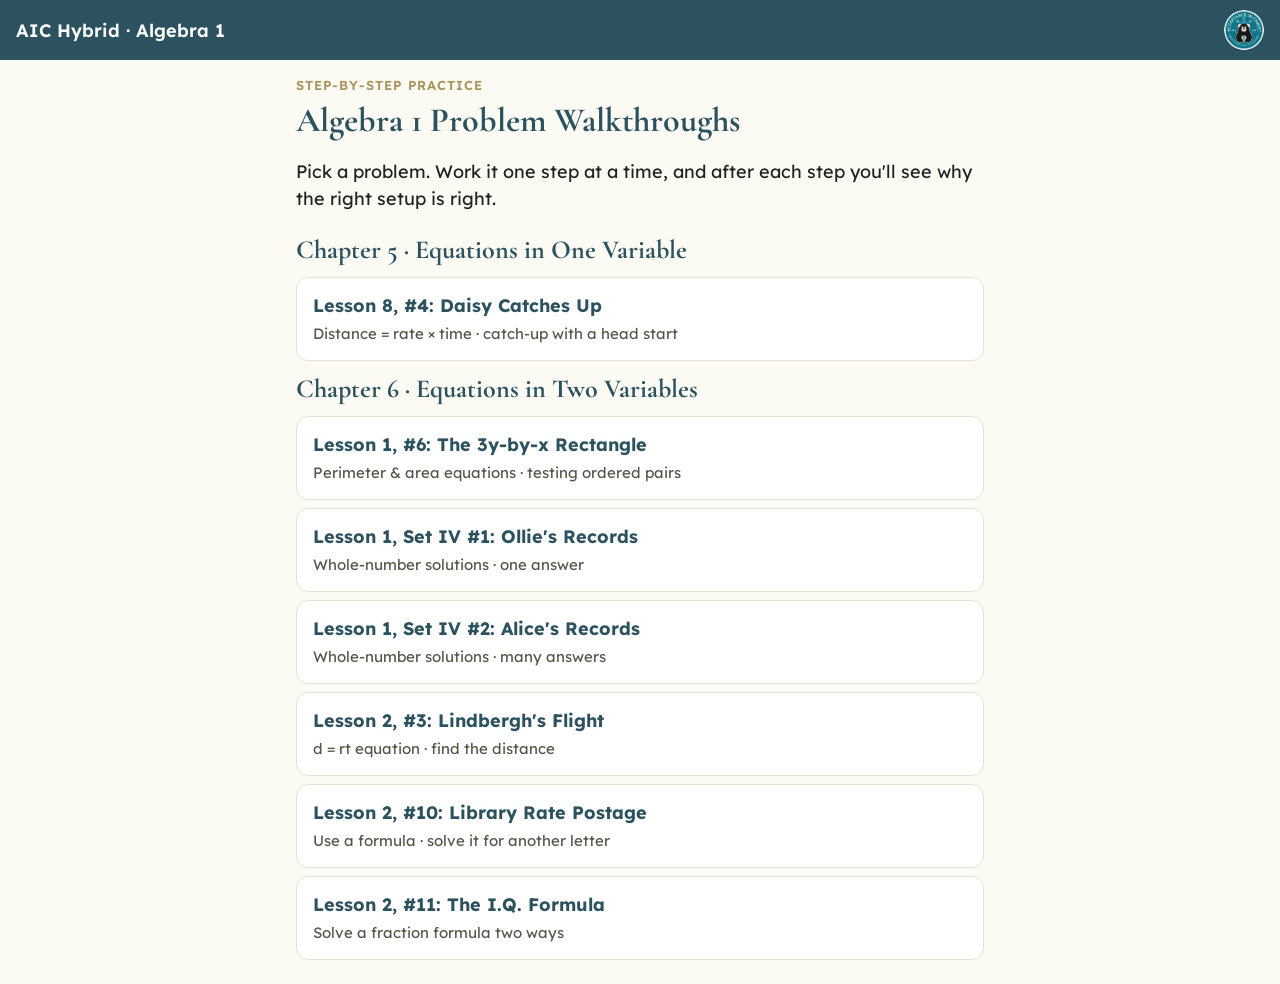
<file: index.html>
<!DOCTYPE html><html lang="en"><head><meta charset="utf-8"><meta name="viewport" content="width=device-width,initial-scale=1">
<title>Algebra 1 Step Practice · AIC Hybrid</title>
<link href="https://fonts.googleapis.com/css2?family=Cormorant+Garamond:wght@600;700&family=Lexend:wght@400;600&display=swap" rel="stylesheet"><link rel="stylesheet" href="style.css"></head><body>
<header class="top"><span style="color:#fff;font-weight:600">AIC Hybrid · Algebra 1</span><img src="aic-logo-round.png" alt="AIC" class="logo"></header>
<main><div class="kicker">Step-by-step practice</div><h1>Algebra 1 Problem Walkthroughs</h1>
<p>Pick a problem. Work it one step at a time, and after each step you'll see why the right setup is right.</p>
<h2>Chapter 5 · Equations in One Variable</h2>
<div class="lib"><a href="ch5-l8-4.html"><b>Lesson 8, #4: Daisy Catches Up</b><br><span style="color:#56564A;font-size:15px">Distance = rate × time · catch-up with a head start</span></a></div>

<h2>Chapter 6 · Equations in Two Variables</h2>
<div class="lib"><a href="ch6-l1-6.html"><b>Lesson 1, #6: The 3y-by-x Rectangle</b><br><span style="color:#56564A;font-size:15px">Perimeter &amp; area equations · testing ordered pairs</span></a><a href="ch6-l1-iv1.html"><b>Lesson 1, Set IV #1: Ollie's Records</b><br><span style="color:#56564A;font-size:15px">Whole-number solutions · one answer</span></a><a href="ch6-l1-iv2.html"><b>Lesson 1, Set IV #2: Alice's Records</b><br><span style="color:#56564A;font-size:15px">Whole-number solutions · many answers</span></a><a href="ch6-l2-3.html"><b>Lesson 2, #3: Lindbergh's Flight</b><br><span style="color:#56564A;font-size:15px">d = rt equation · find the distance</span></a><a href="ch6-l2-10.html"><b>Lesson 2, #10: Library Rate Postage</b><br><span style="color:#56564A;font-size:15px">Use a formula · solve it for another letter</span></a><a href="ch6-l2-11.html"><b>Lesson 2, #11: The I.Q. Formula</b><br><span style="color:#56564A;font-size:15px">Solve a fraction formula two ways</span></a></div>
</main></body></html>
</file>
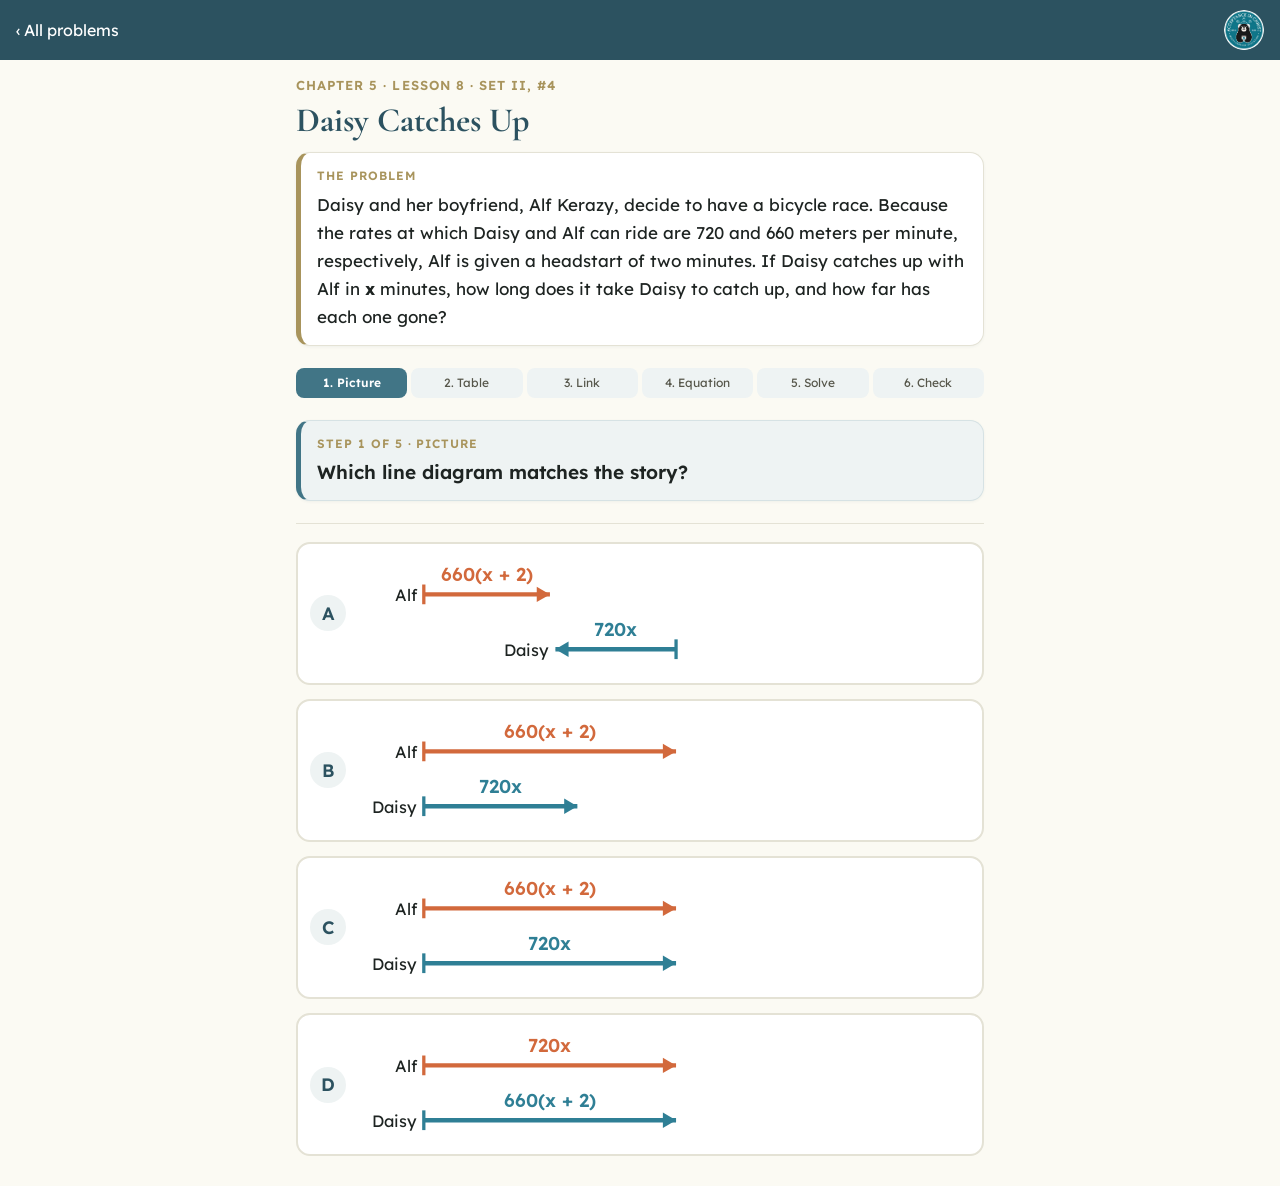
<file: ch5-l8-4.html>
<!DOCTYPE html><html lang="en"><head><meta charset="utf-8">
<meta name="viewport" content="width=device-width,initial-scale=1,viewport-fit=cover">
<title>Ch 5 Lesson 8 #4 · Step Practice · AIC Algebra 1</title>
<link rel="preconnect" href="https://fonts.googleapis.com"><link rel="preconnect" href="https://fonts.gstatic.com" crossorigin>
<link href="https://fonts.googleapis.com/css2?family=Cormorant+Garamond:wght@600;700&family=Lexend:wght@400;600&display=swap" rel="stylesheet">
<link rel="stylesheet" href="style.css"></head><body>
<header class="top"><a href="index.html" class="back">‹ All problems</a><img src="aic-logo-round.png" alt="AIC" class="logo"></header>
<main id="app"></main>
<script>
// ===== PROBLEM DATA (swap this object for a new problem) =====
const D = (o) => diagram(o);
window.PROBLEM = {
  id: "ch5-l8-4", chapter: "Chapter 5", lesson: "Lesson 8", number: "Set II, #4",
  title: "Daisy Catches Up",
  text: "Daisy and her boyfriend, Alf Kerazy, decide to have a bicycle race. Because the rates at which Daisy and Alf can ride are 720 and 660 meters per minute, respectively, Alf is given a headstart of two minutes. If Daisy catches up with Alf in <b>x</b> minutes, how long does it take Daisy to catch up, and how far has each one gone?",
  tracker: ["Picture","Table","Link","Equation","Solve","Check"],
  steps: [
    { label:"Picture", q:"Which line diagram matches the story?", correct:2,
      choices:[
        {html:D({mode:"opposite"}), why:"This shows them riding <b>toward each other</b> from opposite ends. In this race they ride the <b>same direction</b> from the same start line."},
        {html:D({mode:"short"}), why:"Here Daisy's line stops before Alf's, so she never catches him. At the catch-up moment they are at the <b>same spot</b>, so the lines must end together."},
        {html:D({mode:"right"}), why:""},
        {html:D({mode:"swap"}), why:"The labels are swapped. <b>Daisy</b> rides 720 m/min for x minutes (720x). <b>Alf</b> rides 660 m/min for x + 2 minutes."}],
      right:"Both start at the same line, ride the same way, and end at the <b>same spot</b> when Daisy catches Alf. Alf's distance is 660(x + 2) and Daisy's is 720x."},
    { label:"Table", q:"Which Rate | Time | Distance table is set up right?", correct:0,
      choices:[
        {html:tbl([["Alf","660","x + 2","660(x + 2)"],["Daisy","720","x","720x"]]), why:""},
        {html:tbl([["Alf","720","x + 2","720(x + 2)"],["Daisy","660","x","660x"]]), why:"The <b>rates are swapped</b>. The problem says Daisy and Alf ride 720 and 660 “respectively,” so Daisy is 720 and Alf is 660."},
        {html:tbl([["Alf","660","x","660x"],["Daisy","720","x + 2","720(x + 2)"]]), why:"The <b>head start went to the wrong person</b>. Alf got the 2-minute head start, so Alf rides longer: x + 2."},
        {html:tbl([["Alf","660","x − 2","660(x − 2)"],["Daisy","720","x","720x"]]), why:"A head start means Alf rides <b>2 minutes more</b>, not 2 less. His time is x + 2."}],
      right:"Daisy rides 720 m/min for x minutes. Alf rides 660 m/min and started 2 minutes earlier, so he rides <b>x + 2</b> minutes. Distance = rate × time in each row."},
    { label:"Link", q:"When Daisy catches up with Alf, what is equal?", correct:3,
      choices:[
        {html:"Their distances <b>add up</b> to a total", why:"Distances add when people travel <b>toward each other</b> or apart. Here they ride the same road in the same direction, and no total is given."},
        {html:"Their <b>times</b> are equal", why:"Their times are <b>not</b> equal. Alf rode 2 minutes longer because of his head start."},
        {html:"Their <b>rates</b> are equal", why:"Their speeds are different (720 vs 660). That difference is exactly why Daisy can catch up."},
        {html:"Their <b>distances</b> are equal", why:""}],
      right:"They started at the same line and are at the same spot when she catches him, so they have gone the <b>same distance</b>."},
    { label:"Equation", q:"Which equation fits the table and the link?", correct:1,
      choices:[
        {html:"720(x + 2) = 660x", why:"This gives the extra 2 minutes to <b>Daisy</b>. Alf had the head start, so the (x + 2) goes with 660."},
        {html:"720x = 660(x + 2)", why:""},
        {html:"720x = 660x + 2", why:"The 2 has to be multiplied by 660 too, so you need <b>parentheses</b>: 660(x + 2) = 660x + 1320."},
        {html:"720x + 660(x + 2) = 0", why:"Adding the distances is for problems where they move toward each other. Here the distances are <b>equal</b>, so set them equal."}],
      right:"Daisy's distance = Alf's distance, so <b>720x = 660(x + 2)</b>."},
    { label:"Solve", q:"Solve it. How long does Daisy take, and how far has each gone?", correct:2,
      choices:[
        {html:"x = 11 min; each 7,920 m", why:"60x = 1320 means x = 1320 ÷ <b>60</b>, not ÷ 120. Then x = 22."},
        {html:"x = 24 min; each 17,280 m", why:"24 minutes is <b>Alf's</b> time (x + 2). The question asks for x, Daisy's time. With x = 24 the distances don't match: 720·24 = 17,280 but 660·26 = 17,160."},
        {html:"x = 22 min; each 15,840 m", why:""},
        {html:"x = 22 min; each 14,520 m", why:"x = 22 is right, but 14,520 = 660·22 leaves out Alf's head start. Alf rode 22 + 2 = 24 minutes: 660·24 = 15,840 m."}],
      right:"720x = 660x + 1320 → 60x = 1320 → <b>x = 22</b>. Check: Daisy 720·22 = <b>15,840 m</b>; Alf 660·24 = <b>15,840 m</b>. Same distance ✔"}
  ],
  solution: [
    "Let x = minutes Daisy rides. Alf rides x + 2 (2-minute head start).",
    "Daisy: 720 · x = 720x &nbsp;&nbsp; Alf: 660 · (x + 2) = 660(x + 2)",
    "Catch-up means same distance: 720x = 660(x + 2)",
    "720x = 660x + 1320 → 60x = 1320 → x = 22",
    "Daisy catches up in <b>22 minutes</b> (Alf has ridden 24 minutes).",
    "Check: 720 · 22 = 15,840 m and 660 · 24 = 15,840 m. Each has gone <b>15,840 meters</b>. ✔"
  ]
};
// ===== helpers =====
function tbl(rows){return `<table class="rtd"><tr><th></th><th>Rate</th><th>Time</th><th>Distance</th></tr>${rows.map(r=>`<tr><td class="who">${r[0]}</td><td>${r[1]}</td><td>${r[2]}</td><td>${r[3]}</td></tr>`).join("")}</table>`}
function diagram({mode}){
  const A="#D2693C",B="#2F7F95";
  const arrow=(x1,x2,y,c,lab,name)=>{const dir=x2>x1?1:-1;return `<line x1="${x1}" y1="${y}" x2="${x2}" y2="${y}" stroke="${c}" stroke-width="4"/><line x1="${x1}" y1="${y-9}" x2="${x1}" y2="${y+9}" stroke="${c}" stroke-width="3"/><polygon points="${x2},${y} ${x2-12*dir},${y-7} ${x2-12*dir},${y+7}" fill="${c}"/><text x="${(x1+x2)/2}" y="${y-12}" fill="${c}" font-size="17" text-anchor="middle" font-weight="600">${lab}</text><text x="${Math.min(x1,x2)-6}" y="${y+6}" font-size="15" text-anchor="end" fill="#1E2422">${name}</text>`};
  let s="";
  if(mode==="right") s=arrow(60,290,35,A,"660(x + 2)","Alf")+arrow(60,290,85,B,"720x","Daisy");
  if(mode==="short") s=arrow(60,290,35,A,"660(x + 2)","Alf")+arrow(60,200,85,B,"720x","Daisy");
  if(mode==="swap") s=arrow(60,290,35,A,"720x","Alf")+arrow(60,290,85,B,"660(x + 2)","Daisy");
  if(mode==="opposite") s=arrow(60,175,35,A,"660(x + 2)","Alf")+`<text x="300" y="91" font-size="15" text-anchor="start" fill="#1E2422"></text>`+arrow(290,180,85,B,"720x","Daisy");
  return `<svg viewBox="0 0 310 105" class="dg" role="img" aria-label="line diagram">${s}</svg>`;
}
</script>
<script src="engine.js"></script></body></html>
</file>
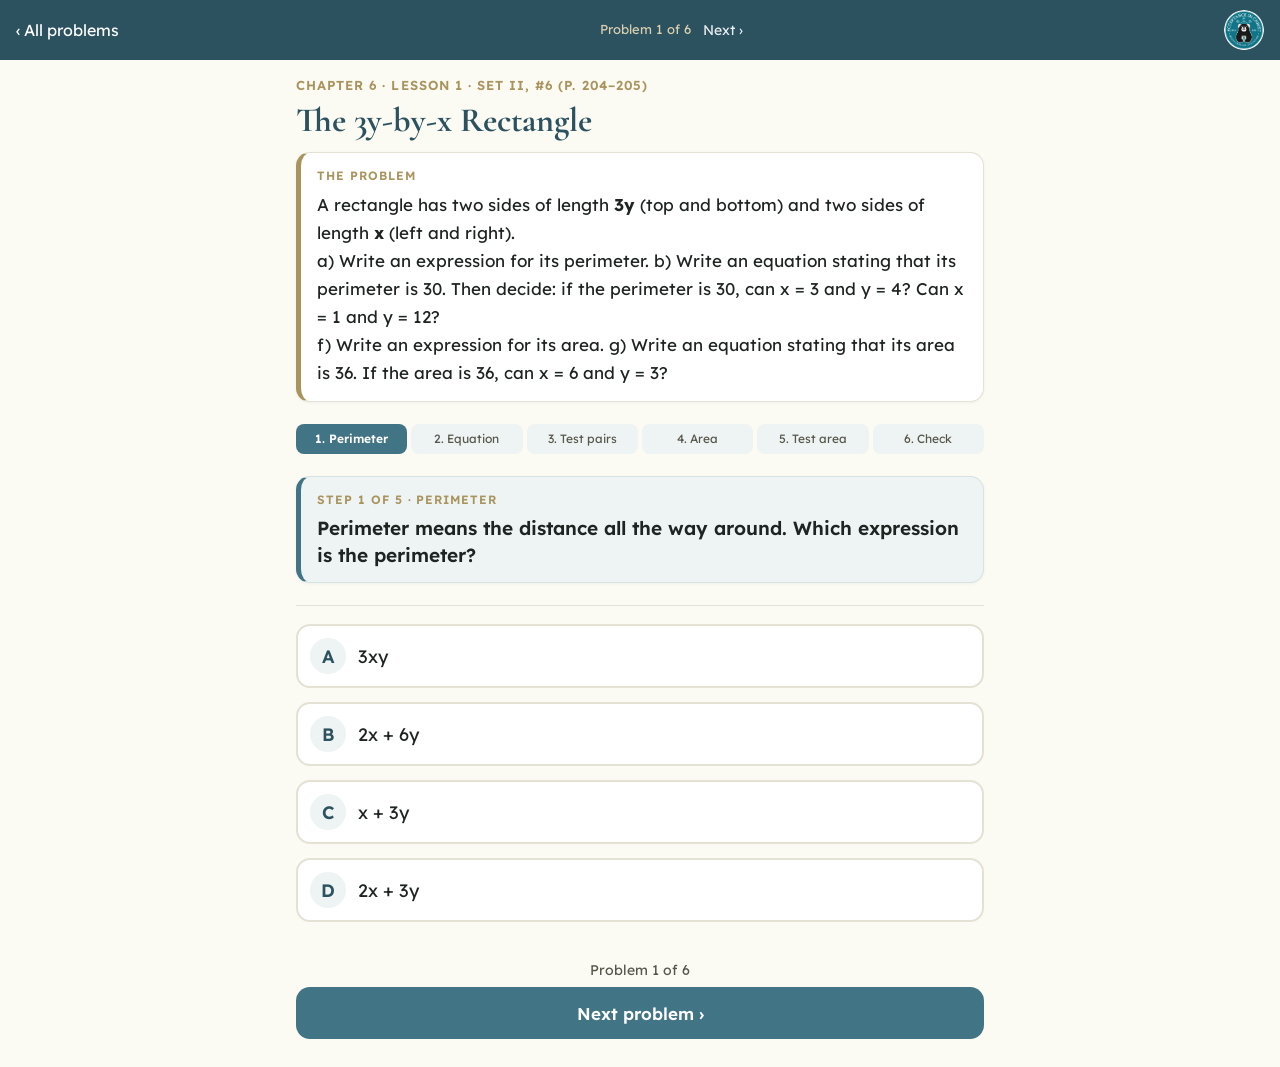
<file: ch6-l1-6.html>
<!DOCTYPE html><html lang="en"><head><meta charset="utf-8">
<meta name="viewport" content="width=device-width,initial-scale=1,viewport-fit=cover">
<title>The 3y-by-x Rectangle · Step Practice · AIC Algebra 1</title>
<link rel="preconnect" href="https://fonts.googleapis.com"><link rel="preconnect" href="https://fonts.gstatic.com" crossorigin>
<link href="https://fonts.googleapis.com/css2?family=Cormorant+Garamond:wght@600;700&family=Lexend:wght@400;600&display=swap" rel="stylesheet">
<link rel="stylesheet" href="style.css"></head><body>
<header class="top"><a href="index.html" class="back">‹ All problems</a><span class="tnav"><span class="pof">Problem 1 of 6</span><a href="ch6-l1-iv1.html">Next ›</a></span><img src="aic-logo-round.png" alt="AIC" class="logo"></header>
<main id="app"></main>
<nav class="pnav"><div class="pof2">Problem 1 of 6</div><div class="prow"><a href="ch6-l1-iv1.html" class="pbtn">Next problem ›</a></div></nav>
<script>
function tbl(rows){return `<table class="rtd"><tr><th></th><th>Rate</th><th>Time</th><th>Distance</th></tr>${rows.map(r=>`<tr><td class="who">${r[0]}</td><td>${r[1]}</td><td>${r[2]}</td><td>${r[3]}</td></tr>`).join("")}</table>`}
window.PROBLEM = {
 "id": "ch6-l1-6",
 "chapter": "Chapter 6",
 "lesson": "Lesson 1",
 "number": "Set II, #6 (p. 204–205)",
 "title": "The 3y-by-x Rectangle",
 "text": "A rectangle has two sides of length <b>3y</b> (top and bottom) and two sides of length <b>x</b> (left and right).<br>a) Write an expression for its perimeter. b) Write an equation stating that its perimeter is 30. Then decide: if the perimeter is 30, can x = 3 and y = 4? Can x = 1 and y = 12?<br>f) Write an expression for its area. g) Write an equation stating that its area is 36. If the area is 36, can x = 6 and y = 3?",
 "tracker": [
  "Perimeter",
  "Equation",
  "Test pairs",
  "Area",
  "Test area",
  "Check"
 ],
 "steps": [
  {
   "label": "Perimeter",
   "q": "Perimeter means the distance all the way around. Which expression is the perimeter?",
   "correct": 1,
   "choices": [
    {
     "html": "3xy",
     "why": "That's the <b>area</b> (length × width). Perimeter adds the four sides."
    },
    {
     "html": "2x + 6y",
     "why": ""
    },
    {
     "html": "x + 3y",
     "why": "That's only <b>two</b> of the four sides, halfway around."
    },
    {
     "html": "2x + 3y",
     "why": "You counted both x sides but only <b>one</b> 3y side. Two sides of 3y make 6y."
    }
   ],
   "right": "Add all four sides: x + 3y + x + 3y = <b>2x + 6y</b>."
  },
  {
   "label": "Equation",
   "q": "Which equation says the perimeter is 30?",
   "correct": 2,
   "choices": [
    {
     "html": "2x + 6y + 30 = 0",
     "why": "Saying the perimeter <b>is</b> 30 means the expression <b>equals</b> 30, not that it adds to 30 to make 0."
    },
    {
     "html": "x + 3y = 30",
     "why": "That says half the perimeter is 30. The full perimeter is 2x + 6y."
    },
    {
     "html": "2x + 6y = 30",
     "why": ""
    },
    {
     "html": "3xy = 30",
     "why": "3xy is the area, not the perimeter."
    }
   ],
   "right": "Perimeter expression = 30, so <b>2x + 6y = 30</b>. This is an equation in two variables: many pairs (x, y) can make it true."
  },
  {
   "label": "Test pairs",
   "q": "Substitute each pair into 2x + 6y = 30. Which statement is correct?",
   "correct": 0,
   "choices": [
    {
     "html": "(3, 4) works; (1, 12) does not",
     "why": ""
    },
    {
     "html": "Both work",
     "why": "(1, 12): 2(1) + 6(12) = 2 + 72 = 74, not 30."
    },
    {
     "html": "(1, 12) works; (3, 4) does not",
     "why": "Check again: 2(3) + 6(4) = 6 + 24 = 30 ✔, but 2(1) + 6(12) = 74 ✘."
    },
    {
     "html": "Neither works",
     "why": "2(3) + 6(4) = 6 + 24 = 30, so (3, 4) is a solution."
    }
   ],
   "right": "x = 3, y = 4: 6 + 24 = <b>30 ✔</b>. x = 1, y = 12: 2 + 72 = <b>74 ✘</b>. A pair is a solution only if it makes the equation true."
  },
  {
   "label": "Area",
   "q": "Which equation says the area is 36?",
   "correct": 3,
   "choices": [
    {
     "html": "2x + 6y = 36",
     "why": "That's the perimeter formula. Area is length × width."
    },
    {
     "html": "x + 3y = 36",
     "why": "Area multiplies the sides; it doesn't add them."
    },
    {
     "html": "3x + y = 36",
     "why": "Area is 3y times x, which is a product: 3xy."
    },
    {
     "html": "3xy = 36",
     "why": ""
    }
   ],
   "right": "Area = length × width = 3y · x = <b>3xy</b>, so the equation is <b>3xy = 36</b>."
  },
  {
   "label": "Test area",
   "q": "If the area is 36, which pair is NOT possible?",
   "correct": 2,
   "choices": [
    {
     "html": "x = 3, y = 4",
     "why": "3(3)(4) = 36 ✔, so this pair works."
    },
    {
     "html": "x = 1, y = 12",
     "why": "3(1)(12) = 36 ✔, so this pair works. It failed the perimeter test, but it passes the area test."
    },
    {
     "html": "x = 6, y = 3",
     "why": ""
    },
    {
     "html": "x = 2, y = 6",
     "why": "3(2)(6) = 36 ✔, so this pair works."
    }
   ],
   "right": "3(6)(3) = <b>54</b>, not 36, so x = 6, y = 3 is not a solution of 3xy = 36."
  }
 ],
 "solution": [
  "Perimeter: x + 3y + x + 3y = <b>2x + 6y</b>",
  "Perimeter is 30: <b>2x + 6y = 30</b>",
  "x = 3, y = 4: 6 + 24 = 30 ✔ &nbsp;&nbsp; x = 6, y = 3: 12 + 18 = 30 ✔ &nbsp;&nbsp; x = 1, y = 12: 2 + 72 = 74 ✘",
  "Area: 3y · x = <b>3xy</b>; area is 36: <b>3xy = 36</b>",
  "x = 3, y = 4: 36 ✔ &nbsp;&nbsp; x = 6, y = 3: 54 ✘ &nbsp;&nbsp; x = 1, y = 12: 36 ✔",
  "Key idea: one pair can solve one equation and not another. Always substitute and check."
 ]
};
</script>
<script src="engine.js"></script></body></html>
</file>
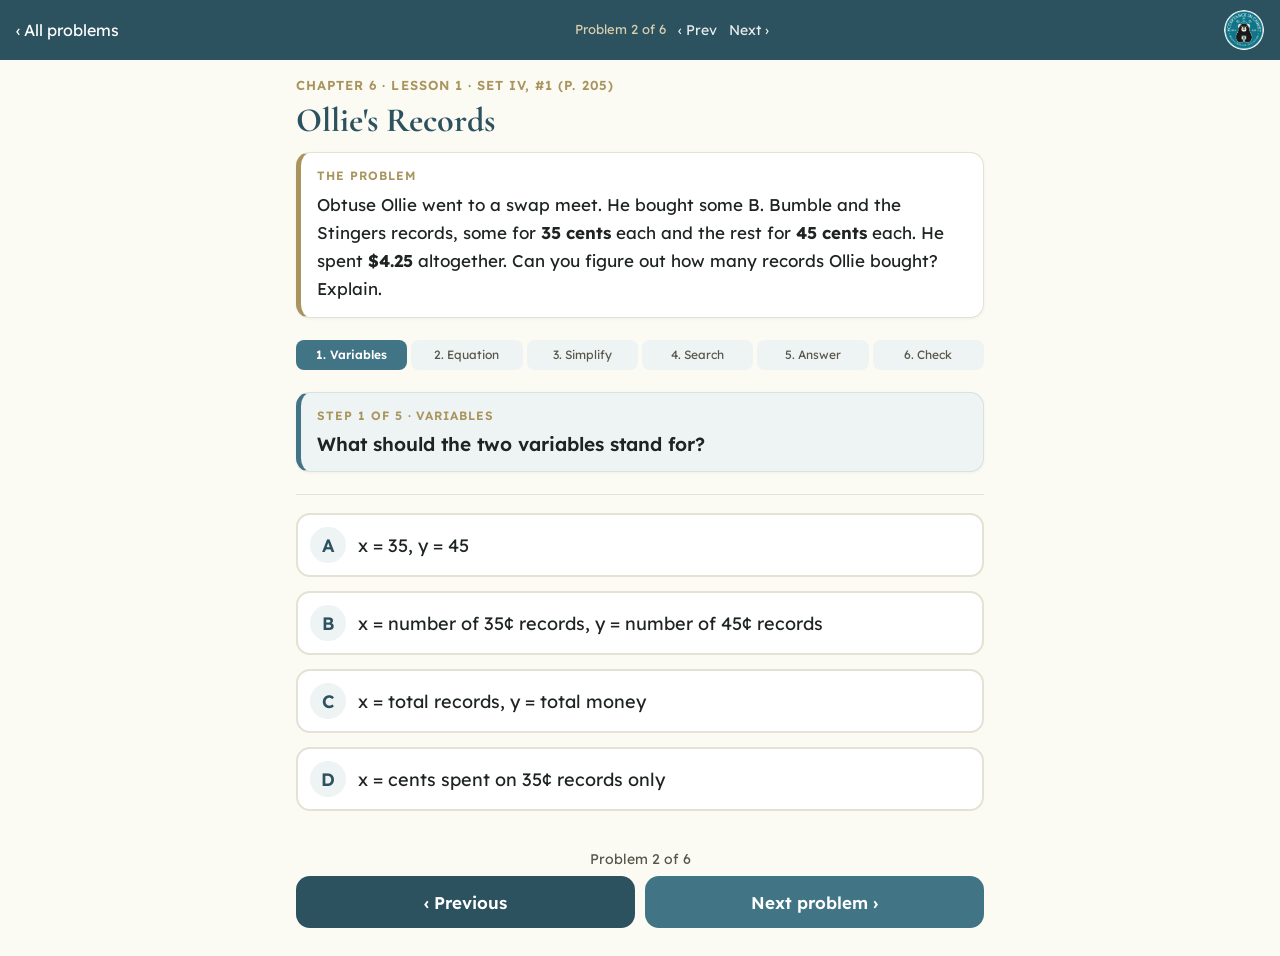
<file: ch6-l1-iv1.html>
<!DOCTYPE html><html lang="en"><head><meta charset="utf-8">
<meta name="viewport" content="width=device-width,initial-scale=1,viewport-fit=cover">
<title>Ollie's Records · Step Practice · AIC Algebra 1</title>
<link rel="preconnect" href="https://fonts.googleapis.com"><link rel="preconnect" href="https://fonts.gstatic.com" crossorigin>
<link href="https://fonts.googleapis.com/css2?family=Cormorant+Garamond:wght@600;700&family=Lexend:wght@400;600&display=swap" rel="stylesheet">
<link rel="stylesheet" href="style.css"></head><body>
<header class="top"><a href="index.html" class="back">‹ All problems</a><span class="tnav"><span class="pof">Problem 2 of 6</span><a href="ch6-l1-6.html">‹ Prev</a><a href="ch6-l1-iv2.html">Next ›</a></span><img src="aic-logo-round.png" alt="AIC" class="logo"></header>
<main id="app"></main>
<nav class="pnav"><div class="pof2">Problem 2 of 6</div><div class="prow"><a href="ch6-l1-6.html" class="pbtn alt">‹ Previous</a><a href="ch6-l1-iv2.html" class="pbtn">Next problem ›</a></div></nav>
<script>
function tbl(rows){return `<table class="rtd"><tr><th></th><th>Rate</th><th>Time</th><th>Distance</th></tr>${rows.map(r=>`<tr><td class="who">${r[0]}</td><td>${r[1]}</td><td>${r[2]}</td><td>${r[3]}</td></tr>`).join("")}</table>`}
window.PROBLEM = {
 "id": "ch6-l1-iv1",
 "chapter": "Chapter 6",
 "lesson": "Lesson 1",
 "number": "Set IV, #1 (p. 205)",
 "title": "Ollie's Records",
 "text": "Obtuse Ollie went to a swap meet. He bought some B. Bumble and the Stingers records, some for <b>35 cents</b> each and the rest for <b>45 cents</b> each. He spent <b>$4.25</b> altogether. Can you figure out how many records Ollie bought? Explain.",
 "tracker": [
  "Variables",
  "Equation",
  "Simplify",
  "Search",
  "Answer",
  "Check"
 ],
 "steps": [
  {
   "label": "Variables",
   "q": "What should the two variables stand for?",
   "correct": 1,
   "choices": [
    {
     "html": "x = 35, y = 45",
     "why": "35 and 45 are prices we already know. Variables stand for what we <b>don't</b> know."
    },
    {
     "html": "x = number of 35¢ records, y = number of 45¢ records",
     "why": ""
    },
    {
     "html": "x = total records, y = total money",
     "why": "The total money is given ($4.25). We don't know how the records split between the two prices."
    },
    {
     "html": "x = cents spent on 35¢ records only",
     "why": "That's possible but awkward. Counting records makes the equation simpler."
    }
   ],
   "right": "We don't know how many of each kind he bought, so let <b>x</b> = number of 35¢ records and <b>y</b> = number of 45¢ records."
  },
  {
   "label": "Equation",
   "q": "Which equation matches what he spent? (Work in cents.)",
   "correct": 3,
   "choices": [
    {
     "html": "35x + 45y = 4.25",
     "why": "Mixed units: 35 and 45 are cents but 4.25 is dollars. $4.25 = 425 cents."
    },
    {
     "html": "x + y = 425",
     "why": "That adds records, not money. Each record's price has to multiply its count."
    },
    {
     "html": "45x + 35y = 425",
     "why": "Prices are swapped: x is the 35¢ records, so it gets 35."
    },
    {
     "html": "35x + 45y = 425",
     "why": ""
    }
   ],
   "right": "Cost = price × number for each kind, then add: <b>35x + 45y = 425</b>."
  },
  {
   "label": "Simplify",
   "q": "Every number is a multiple of 5. Dividing by 5 gives:",
   "correct": 0,
   "choices": [
    {
     "html": "7x + 9y = 85",
     "why": ""
    },
    {
     "html": "7x + 9y = 425",
     "why": "Divide <b>every</b> term by 5, including the 425: 425 ÷ 5 = 85."
    },
    {
     "html": "7x + 45y = 85",
     "why": "You have to divide 45 by 5 too, giving 9."
    },
    {
     "html": "x + y = 85",
     "why": "Dividing by 5 turns 35 into 7 and 45 into 9, not into 1."
    }
   ],
   "right": "35 ÷ 5 = 7, 45 ÷ 5 = 9, 425 ÷ 5 = 85: <b>7x + 9y = 85</b>. Smaller numbers make the search easier."
  },
  {
   "label": "Search",
   "q": "x and y must be positive whole numbers. Try y = 1, 2, 3, … and see when 85 − 9y divides evenly by 7. Which pair works?",
   "correct": 2,
   "choices": [
    {
     "html": "x = 10, y = 2",
     "why": "7(10) + 9(2) = 88, not 85."
    },
    {
     "html": "x = 4, y = 7",
     "why": "Swapped: 7(4) + 9(7) = 28 + 63 = 91, not 85."
    },
    {
     "html": "x = 7, y = 4",
     "why": ""
    },
    {
     "html": "x = 13, y = 1",
     "why": "7(13) + 9(1) = 91 + 9 = 100, not 85."
    }
   ],
   "right": "y = 1 → 76, y = 2 → 67, y = 3 → 58 (none divide by 7). y = 4 → 85 − 36 = 49 = 7 · 7, so <b>x = 7</b>. Checking y = 5 to 9 gives 40, 31, 22, 13, 4, and none of those divide by 7."
  },
  {
   "label": "Answer",
   "q": "So can we tell how many records Ollie bought?",
   "correct": 1,
   "choices": [
    {
     "html": "No, there are many possible answers",
     "why": "Usually a two-variable equation has many solutions, but here x and y must be <b>positive whole numbers</b>, and only one pair works."
    },
    {
     "html": "Yes: 11 records (7 at 35¢, 4 at 45¢)",
     "why": ""
    },
    {
     "html": "Yes: 7 records",
     "why": "7 is just the 35¢ ones. He also bought 4 at 45¢."
    },
    {
     "html": "Yes: 9 records",
     "why": "Not supported by the equation: x + y = 7 + 4 = 11."
    }
   ],
   "right": "Only (7, 4) works, so he bought <b>7 + 4 = 11 records</b>."
  }
 ],
 "solution": [
  "x = number of 35¢ records, y = number of 45¢ records",
  "Cost in cents: <b>35x + 45y = 425</b>",
  "Divide by 5: <b>7x + 9y = 85</b>",
  "Try y = 1 to 9: only y = 4 gives 85 − 36 = 49, and 49 ÷ 7 = 7, so x = 7",
  "Ollie bought <b>11 records</b>: 7 at 35¢ and 4 at 45¢",
  "Check: 7 × 35 = 245, 4 × 45 = 180, 245 + 180 = 425¢ = $4.25 ✔"
 ]
};
</script>
<script src="engine.js"></script></body></html>
</file>
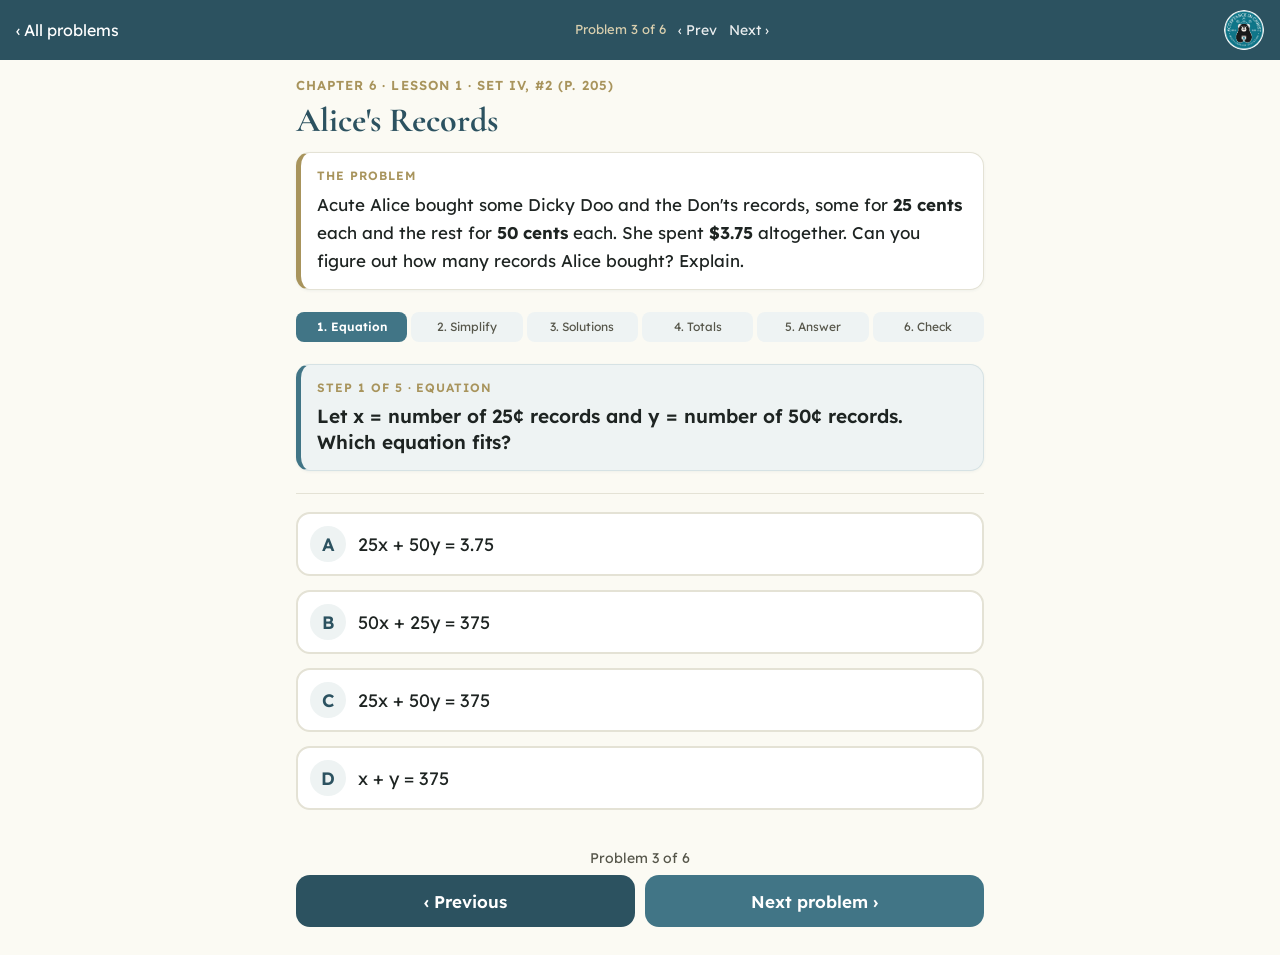
<file: ch6-l1-iv2.html>
<!DOCTYPE html><html lang="en"><head><meta charset="utf-8">
<meta name="viewport" content="width=device-width,initial-scale=1,viewport-fit=cover">
<title>Alice's Records · Step Practice · AIC Algebra 1</title>
<link rel="preconnect" href="https://fonts.googleapis.com"><link rel="preconnect" href="https://fonts.gstatic.com" crossorigin>
<link href="https://fonts.googleapis.com/css2?family=Cormorant+Garamond:wght@600;700&family=Lexend:wght@400;600&display=swap" rel="stylesheet">
<link rel="stylesheet" href="style.css"></head><body>
<header class="top"><a href="index.html" class="back">‹ All problems</a><span class="tnav"><span class="pof">Problem 3 of 6</span><a href="ch6-l1-iv1.html">‹ Prev</a><a href="ch6-l2-3.html">Next ›</a></span><img src="aic-logo-round.png" alt="AIC" class="logo"></header>
<main id="app"></main>
<nav class="pnav"><div class="pof2">Problem 3 of 6</div><div class="prow"><a href="ch6-l1-iv1.html" class="pbtn alt">‹ Previous</a><a href="ch6-l2-3.html" class="pbtn">Next problem ›</a></div></nav>
<script>
function tbl(rows){return `<table class="rtd"><tr><th></th><th>Rate</th><th>Time</th><th>Distance</th></tr>${rows.map(r=>`<tr><td class="who">${r[0]}</td><td>${r[1]}</td><td>${r[2]}</td><td>${r[3]}</td></tr>`).join("")}</table>`}
window.PROBLEM = {
 "id": "ch6-l1-iv2",
 "chapter": "Chapter 6",
 "lesson": "Lesson 1",
 "number": "Set IV, #2 (p. 205)",
 "title": "Alice's Records",
 "text": "Acute Alice bought some Dicky Doo and the Don'ts records, some for <b>25 cents</b> each and the rest for <b>50 cents</b> each. She spent <b>$3.75</b> altogether. Can you figure out how many records Alice bought? Explain.",
 "tracker": [
  "Equation",
  "Simplify",
  "Solutions",
  "Totals",
  "Answer",
  "Check"
 ],
 "steps": [
  {
   "label": "Equation",
   "q": "Let x = number of 25¢ records and y = number of 50¢ records. Which equation fits?",
   "correct": 2,
   "choices": [
    {
     "html": "25x + 50y = 3.75",
     "why": "Mixed units. $3.75 = 375 cents."
    },
    {
     "html": "50x + 25y = 375",
     "why": "Prices swapped: x counts the 25¢ records."
    },
    {
     "html": "25x + 50y = 375",
     "why": ""
    },
    {
     "html": "x + y = 375",
     "why": "That adds records, not cents."
    }
   ],
   "right": "Price × count for each kind, added: <b>25x + 50y = 375</b>."
  },
  {
   "label": "Simplify",
   "q": "Divide every term by 25. What do you get?",
   "correct": 0,
   "choices": [
    {
     "html": "x + 2y = 15",
     "why": ""
    },
    {
     "html": "x + 2y = 375",
     "why": "Divide the 375 too: 375 ÷ 25 = 15."
    },
    {
     "html": "2x + y = 15",
     "why": "25 ÷ 25 = 1 goes with x, and 50 ÷ 25 = 2 goes with y."
    },
    {
     "html": "x + y = 15",
     "why": "50 ÷ 25 is 2, not 1."
    }
   ],
   "right": "<b>x + 2y = 15</b>. Now x = 15 − 2y."
  },
  {
   "label": "Solutions",
   "q": "Which list gives positive whole-number solutions (x, y)?",
   "correct": 3,
   "choices": [
    {
     "html": "Only (7, 4)",
     "why": "(7, 4) works (7 + 8 = 15), but it's not the only one. Try y = 1, 2, 3…"
    },
    {
     "html": "(15, 0) and (0, 7.5)",
     "why": "She bought <b>some</b> of each, so neither can be 0, and you can't buy half a record."
    },
    {
     "html": "(14, 1), (13, 2), (12, 3)",
     "why": "These don't fit: 14 + 2(1) = 16, not 15."
    },
    {
     "html": "(13, 1), (11, 2), (9, 3), (7, 4), (5, 5), (3, 6), (1, 7)",
     "why": ""
    }
   ],
   "right": "x = 15 − 2y, so y = 1 to 7 all give a positive whole x: <b>7 different solutions</b>."
  },
  {
   "label": "Totals",
   "q": "Find the total records x + y for each solution. What do you notice?",
   "correct": 1,
   "choices": [
    {
     "html": "They're all 11",
     "why": "Check: 13 + 1 = 14, but 1 + 7 = 8. They're different."
    },
    {
     "html": "They are different: 14, 13, 12, 11, 10, 9, 8",
     "why": ""
    },
    {
     "html": "They're all 15",
     "why": "15 is the x + 2y value, not x + y."
    },
    {
     "html": "Only one total is a whole number",
     "why": "Every total is a whole number. The problem is that there are several of them."
    }
   ],
   "right": "13+1 = 14, 11+2 = 13, 9+3 = 12, 7+4 = 11, 5+5 = 10, 3+6 = 9, 1+7 = 8. <b>Each solution gives a different total.</b>"
  },
  {
   "label": "Answer",
   "q": "So can you tell how many records Alice bought?",
   "correct": 0,
   "choices": [
    {
     "html": "No, it could be anywhere from 8 to 14",
     "why": ""
    },
    {
     "html": "Yes: 11, the same as Ollie",
     "why": "11 is just one of the seven possibilities."
    },
    {
     "html": "Yes: 15",
     "why": "15 isn't a total of any solution."
    },
    {
     "html": "Yes: 14, the most she could buy",
     "why": "Nothing in the problem says she bought the most possible."
    }
   ],
   "right": "Unlike Ollie's problem, this equation has <b>several</b> positive whole-number solutions, so the number of records can't be determined."
  }
 ],
 "solution": [
  "x = number of 25¢ records, y = number of 50¢ records",
  "<b>25x + 50y = 375</b> → divide by 25 → <b>x + 2y = 15</b>",
  "Positive whole solutions: (13,1), (11,2), (9,3), (7,4), (5,5), (3,6), (1,7)",
  "Totals: 14, 13, 12, 11, 10, 9, 8",
  "<b>We can't tell.</b> Alice bought between 8 and 14 records.",
  "Compare with Ollie: his equation had only <b>one</b> whole-number solution, so his answer was certain."
 ]
};
</script>
<script src="engine.js"></script></body></html>
</file>
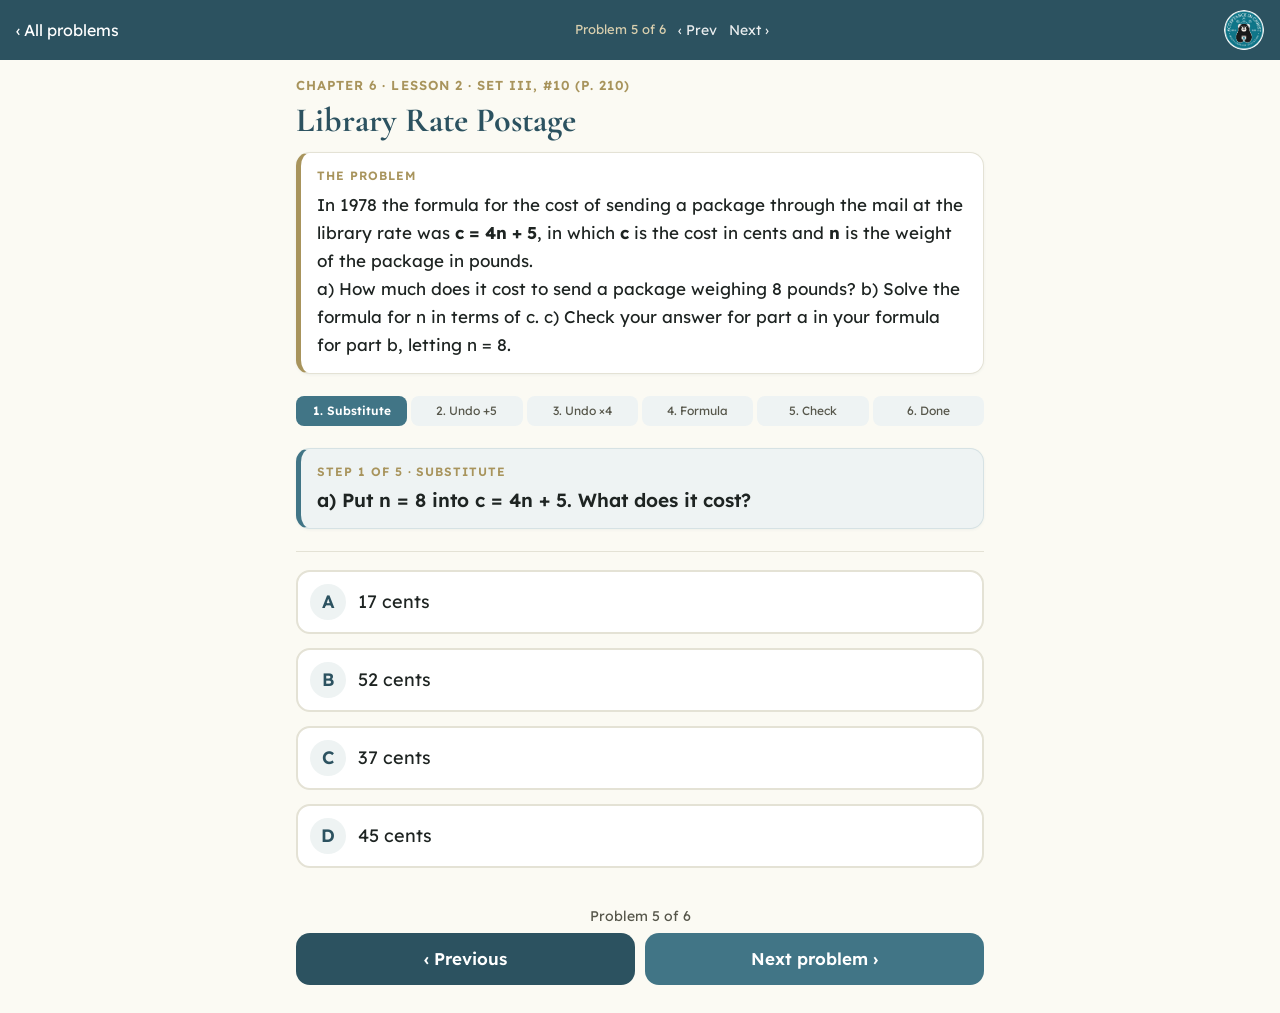
<file: ch6-l2-10.html>
<!DOCTYPE html><html lang="en"><head><meta charset="utf-8">
<meta name="viewport" content="width=device-width,initial-scale=1,viewport-fit=cover">
<title>Library Rate Postage · Step Practice · AIC Algebra 1</title>
<link rel="preconnect" href="https://fonts.googleapis.com"><link rel="preconnect" href="https://fonts.gstatic.com" crossorigin>
<link href="https://fonts.googleapis.com/css2?family=Cormorant+Garamond:wght@600;700&family=Lexend:wght@400;600&display=swap" rel="stylesheet">
<link rel="stylesheet" href="style.css"></head><body>
<header class="top"><a href="index.html" class="back">‹ All problems</a><span class="tnav"><span class="pof">Problem 5 of 6</span><a href="ch6-l2-3.html">‹ Prev</a><a href="ch6-l2-11.html">Next ›</a></span><img src="aic-logo-round.png" alt="AIC" class="logo"></header>
<main id="app"></main>
<nav class="pnav"><div class="pof2">Problem 5 of 6</div><div class="prow"><a href="ch6-l2-3.html" class="pbtn alt">‹ Previous</a><a href="ch6-l2-11.html" class="pbtn">Next problem ›</a></div></nav>
<script>
function tbl(rows){return `<table class="rtd"><tr><th></th><th>Rate</th><th>Time</th><th>Distance</th></tr>${rows.map(r=>`<tr><td class="who">${r[0]}</td><td>${r[1]}</td><td>${r[2]}</td><td>${r[3]}</td></tr>`).join("")}</table>`}
window.PROBLEM = {
 "id": "ch6-l2-10",
 "chapter": "Chapter 6",
 "lesson": "Lesson 2",
 "number": "Set III, #10 (p. 210)",
 "title": "Library Rate Postage",
 "text": "In 1978 the formula for the cost of sending a package through the mail at the library rate was <b>c = 4n + 5</b>, in which <b>c</b> is the cost in cents and <b>n</b> is the weight of the package in pounds.<br>a) How much does it cost to send a package weighing 8 pounds? b) Solve the formula for n in terms of c. c) Check your answer for part a in your formula for part b, letting n = 8.",
 "tracker": [
  "Substitute",
  "Undo +5",
  "Undo ×4",
  "Formula",
  "Check",
  "Done"
 ],
 "steps": [
  {
   "label": "Substitute",
   "q": "a) Put n = 8 into c = 4n + 5. What does it cost?",
   "correct": 2,
   "choices": [
    {
     "html": "17 cents",
     "why": "4 + 8 + 5 adds the 4. 4n means 4 <b>times</b> n."
    },
    {
     "html": "52 cents",
     "why": "That's 4(8 + 5). Multiply first: 4 × 8 = 32, then add 5."
    },
    {
     "html": "37 cents",
     "why": ""
    },
    {
     "html": "45 cents",
     "why": "Check the arithmetic: 4 × 8 = 32, and 32 + 5 = 37."
    }
   ],
   "right": "c = 4(8) + 5 = 32 + 5 = <b>37 cents</b>."
  },
  {
   "label": "Undo +5",
   "q": "b) To get n alone in c = 4n + 5, what's the first step?",
   "correct": 0,
   "choices": [
    {
     "html": "Subtract 5 from both sides: c − 5 = 4n",
     "why": ""
    },
    {
     "html": "Divide both sides by 4 first: c ÷ 4 = n + 5",
     "why": "You'd have to divide the 5 too (giving n + 5/4). Undo the + 5 first so you don't have to."
    },
    {
     "html": "Subtract 4 from both sides: c − 4 = n + 5",
     "why": "The 4 multiplies n, so you undo it by dividing, not subtracting."
    },
    {
     "html": "Add 5 to both sides: c + 5 = 4n",
     "why": "To undo + 5 you subtract 5. Adding gives 4n + 10 on the right."
    }
   ],
   "right": "Undo operations in reverse order. The last thing done to n was + 5, so subtract 5: <b>c − 5 = 4n</b>."
  },
  {
   "label": "Undo ×4",
   "q": "Now c − 5 = 4n. Next step?",
   "correct": 3,
   "choices": [
    {
     "html": "Subtract 4: c − 9 = n",
     "why": "4n means 4 × n. Undo multiplying by dividing."
    },
    {
     "html": "Multiply by 4: 4(c − 5) = n",
     "why": "That multiplies again instead of undoing."
    },
    {
     "html": "Divide only c by 4: c/4 − 5 = n",
     "why": "Divide the <b>whole</b> side, c − 5, by 4."
    },
    {
     "html": "Divide both sides by 4: (c − 5)/4 = n",
     "why": ""
    }
   ],
   "right": "Divide both whole sides by 4: <b>n = (c − 5)/4</b>."
  },
  {
   "label": "Formula",
   "q": "Which is the finished formula for n in terms of c?",
   "correct": 1,
   "choices": [
    {
     "html": "n = 4c + 5",
     "why": "That's the original formula with letters swapped. Solving means undoing the steps."
    },
    {
     "html": "n = (c − 5)/4",
     "why": ""
    },
    {
     "html": "n = c/4 − 5",
     "why": "Equals (c − 20)/4, not (c − 5)/4."
    },
    {
     "html": "n = (c + 5)/4",
     "why": "The 5 was added in the original, so it's subtracted here."
    }
   ],
   "right": "<b>n = (c − 5)/4</b>. Now you can find a weight from a cost."
  },
  {
   "label": "Check",
   "q": "c) Use c = 37 (from part a). What does your formula give?",
   "correct": 0,
   "choices": [
    {
     "html": "n = 8 ✔",
     "why": ""
    },
    {
     "html": "n = 10.5",
     "why": "(37 + 5)/4 = 10.5, so you used + 5. The formula subtracts 5."
    },
    {
     "html": "n = 4.25",
     "why": "37/4 − 5 = 4.25, so you divided before subtracting."
    },
    {
     "html": "n = 32",
     "why": "32 is c − 5. You still need to divide by 4."
    }
   ],
   "right": "(37 − 5)/4 = 32/4 = <b>8</b>, so we get back the 8 pounds we started with. ✔"
  }
 ],
 "solution": [
  "a) c = 4(8) + 5 = 32 + 5 = <b>37 cents</b>",
  "b) c = 4n + 5",
  "Subtract 5: c − 5 = 4n",
  "Divide by 4: <b>n = (c − 5)/4</b>",
  "c) n = (37 − 5)/4 = 32/4 = <b>8</b> ✔",
  "Solving a formula means undoing its operations in reverse order."
 ]
};
</script>
<script src="engine.js"></script></body></html>
</file>
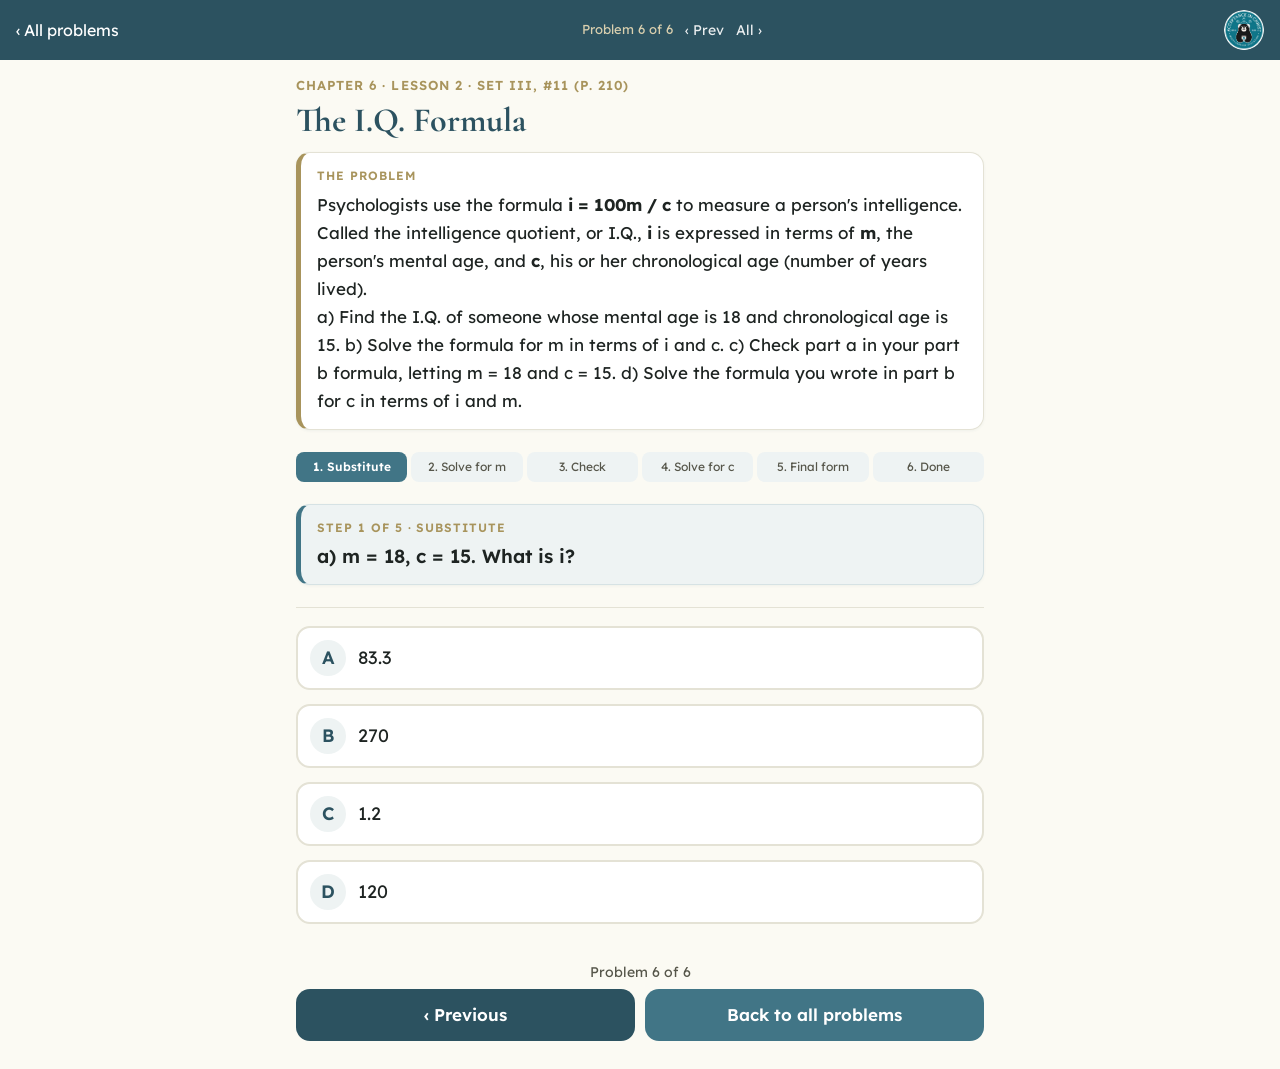
<file: ch6-l2-11.html>
<!DOCTYPE html><html lang="en"><head><meta charset="utf-8">
<meta name="viewport" content="width=device-width,initial-scale=1,viewport-fit=cover">
<title>The I.Q. Formula · Step Practice · AIC Algebra 1</title>
<link rel="preconnect" href="https://fonts.googleapis.com"><link rel="preconnect" href="https://fonts.gstatic.com" crossorigin>
<link href="https://fonts.googleapis.com/css2?family=Cormorant+Garamond:wght@600;700&family=Lexend:wght@400;600&display=swap" rel="stylesheet">
<link rel="stylesheet" href="style.css"></head><body>
<header class="top"><a href="index.html" class="back">‹ All problems</a><span class="tnav"><span class="pof">Problem 6 of 6</span><a href="ch6-l2-10.html">‹ Prev</a><a href="index.html">All ›</a></span><img src="aic-logo-round.png" alt="AIC" class="logo"></header>
<main id="app"></main>
<nav class="pnav"><div class="pof2">Problem 6 of 6</div><div class="prow"><a href="ch6-l2-10.html" class="pbtn alt">‹ Previous</a><a href="index.html" class="pbtn">Back to all problems</a></div></nav>
<script>
function tbl(rows){return `<table class="rtd"><tr><th></th><th>Rate</th><th>Time</th><th>Distance</th></tr>${rows.map(r=>`<tr><td class="who">${r[0]}</td><td>${r[1]}</td><td>${r[2]}</td><td>${r[3]}</td></tr>`).join("")}</table>`}
window.PROBLEM = {
 "id": "ch6-l2-11",
 "chapter": "Chapter 6",
 "lesson": "Lesson 2",
 "number": "Set III, #11 (p. 210)",
 "title": "The I.Q. Formula",
 "text": "Psychologists use the formula <b>i = 100m / c</b> to measure a person's intelligence. Called the intelligence quotient, or I.Q., <b>i</b> is expressed in terms of <b>m</b>, the person's mental age, and <b>c</b>, his or her chronological age (number of years lived).<br>a) Find the I.Q. of someone whose mental age is 18 and chronological age is 15. b) Solve the formula for m in terms of i and c. c) Check part a in your part b formula, letting m = 18 and c = 15. d) Solve the formula you wrote in part b for c in terms of i and m.",
 "tracker": [
  "Substitute",
  "Solve for m",
  "Check",
  "Solve for c",
  "Final form",
  "Done"
 ],
 "steps": [
  {
   "label": "Substitute",
   "q": "a) m = 18, c = 15. What is i?",
   "correct": 3,
   "choices": [
    {
     "html": "83.3",
     "why": "That's 100 · 15 ÷ 18: m and c are swapped. m (18) goes on top."
    },
    {
     "html": "270",
     "why": "Check the division: 100 × 18 = 1,800, and 1,800 ÷ 15 = 120, not 270."
    },
    {
     "html": "1.2",
     "why": "18 ÷ 15 = 1.2, but you forgot to multiply by 100."
    },
    {
     "html": "120",
     "why": ""
    }
   ],
   "right": "i = 100(18)/15 = 1800/15 = <b>120</b>."
  },
  {
   "label": "Solve for m",
   "q": "b) In i = 100m/c, m is multiplied by 100 and divided by c. Which is m alone?",
   "correct": 1,
   "choices": [
    {
     "html": "m = 100c/i",
     "why": "That's the formula for c, swapped. Let's get m first."
    },
    {
     "html": "m = ic/100",
     "why": ""
    },
    {
     "html": "m = 100i/c",
     "why": "Multiplying by 100 again doesn't undo it. Undo × 100 by dividing by 100."
    },
    {
     "html": "m = i − 100 + c",
     "why": "Undo multiplication and division with division and multiplication, not subtraction and addition."
    }
   ],
   "right": "Multiply both sides by c: ic = 100m. Divide by 100: <b>m = ic/100</b>."
  },
  {
   "label": "Check",
   "q": "c) Use i = 120 (from part a) and c = 15 in m = ic/100. What's m?",
   "correct": 0,
   "choices": [
    {
     "html": "18 ✔",
     "why": ""
    },
    {
     "html": "1,800",
     "why": "120 × 15 = 1800, but then divide by 100."
    },
    {
     "html": "12.5",
     "why": "That's 100·15/120, which is the c-style formula. Use m = ic/100."
    },
    {
     "html": "8",
     "why": "Recheck: 120 × 15 = 1800, and 1800 ÷ 100 = 18."
    }
   ],
   "right": "m = (120)(15)/100 = 1800/100 = <b>18</b>, which matches part a. ✔"
  },
  {
   "label": "Solve for c",
   "q": "d) Start from ic = 100m (or m = ic/100). How do you get c alone?",
   "correct": 2,
   "choices": [
    {
     "html": "Subtract i from both sides",
     "why": "i <b>multiplies</b> c, so undo it by dividing by i."
    },
    {
     "html": "Multiply both sides by i",
     "why": "That gives i²c, which moves away from c alone."
    },
    {
     "html": "Divide both sides of ic = 100m by i",
     "why": ""
    },
    {
     "html": "Divide both sides by 100",
     "why": "That gives ic/100 = m. c is still attached to i."
    }
   ],
   "right": "ic = 100m → divide by i → c = 100m/i."
  },
  {
   "label": "Final form",
   "q": "Which formula gives c in terms of i and m?",
   "correct": 1,
   "choices": [
    {
     "html": "c = im/100",
     "why": "Check with i = 120, m = 18: 120·18/100 = 21.6, not 15."
    },
    {
     "html": "c = 100m/i",
     "why": ""
    },
    {
     "html": "c = 100i/m",
     "why": "Check: 100·120/18 ≈ 667, not 15. m goes on top."
    },
    {
     "html": "c = i/(100m)",
     "why": "Check: 120/1800 ≈ 0.07, not 15."
    }
   ],
   "right": "<b>c = 100m/i</b>. Check: 100(18)/120 = 1800/120 = 15 ✔"
  }
 ],
 "solution": [
  "a) i = 100(18)/15 = 1800/15 = <b>120</b>",
  "b) i = 100m/c → multiply by c: ic = 100m → divide by 100: <b>m = ic/100</b>",
  "c) m = (120)(15)/100 = 1800/100 = <b>18</b> ✔",
  "d) ic = 100m → divide by i: <b>c = 100m/i</b>",
  "Check d: c = 100(18)/120 = 15 ✔",
  "Solving a formula for a letter means undoing what's being done to that letter."
 ]
};
</script>
<script src="engine.js"></script></body></html>
</file>
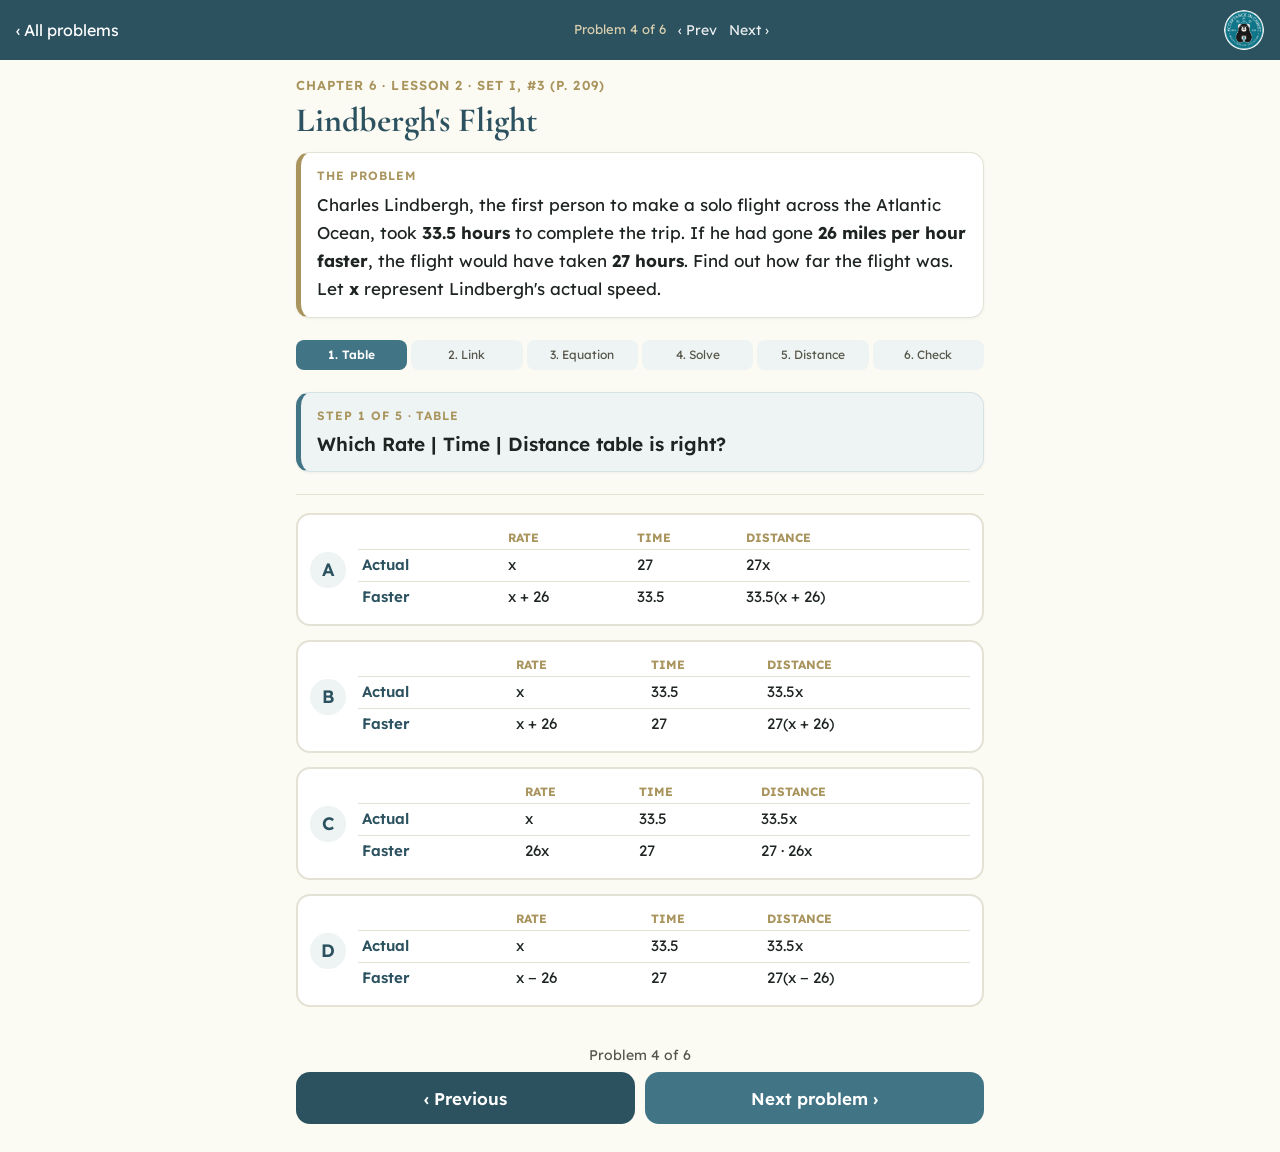
<file: ch6-l2-3.html>
<!DOCTYPE html><html lang="en"><head><meta charset="utf-8">
<meta name="viewport" content="width=device-width,initial-scale=1,viewport-fit=cover">
<title>Lindbergh's Flight · Step Practice · AIC Algebra 1</title>
<link rel="preconnect" href="https://fonts.googleapis.com"><link rel="preconnect" href="https://fonts.gstatic.com" crossorigin>
<link href="https://fonts.googleapis.com/css2?family=Cormorant+Garamond:wght@600;700&family=Lexend:wght@400;600&display=swap" rel="stylesheet">
<link rel="stylesheet" href="style.css"></head><body>
<header class="top"><a href="index.html" class="back">‹ All problems</a><span class="tnav"><span class="pof">Problem 4 of 6</span><a href="ch6-l1-iv2.html">‹ Prev</a><a href="ch6-l2-10.html">Next ›</a></span><img src="aic-logo-round.png" alt="AIC" class="logo"></header>
<main id="app"></main>
<nav class="pnav"><div class="pof2">Problem 4 of 6</div><div class="prow"><a href="ch6-l1-iv2.html" class="pbtn alt">‹ Previous</a><a href="ch6-l2-10.html" class="pbtn">Next problem ›</a></div></nav>
<script>
function tbl(rows){return `<table class="rtd"><tr><th></th><th>Rate</th><th>Time</th><th>Distance</th></tr>${rows.map(r=>`<tr><td class="who">${r[0]}</td><td>${r[1]}</td><td>${r[2]}</td><td>${r[3]}</td></tr>`).join("")}</table>`}
window.PROBLEM = {
 "id": "ch6-l2-3",
 "chapter": "Chapter 6",
 "lesson": "Lesson 2",
 "number": "Set I, #3 (p. 209)",
 "title": "Lindbergh's Flight",
 "text": "Charles Lindbergh, the first person to make a solo flight across the Atlantic Ocean, took <b>33.5 hours</b> to complete the trip. If he had gone <b>26 miles per hour faster</b>, the flight would have taken <b>27 hours</b>. Find out how far the flight was. Let <b>x</b> represent Lindbergh's actual speed.",
 "tracker": [
  "Table",
  "Link",
  "Equation",
  "Solve",
  "Distance",
  "Check"
 ],
 "steps": [
  {
   "label": "Table",
   "q": "Which Rate | Time | Distance table is right?",
   "correct": 1,
   "choices": [
    {
     "html": tbl([["Actual", "x", "27", "27x"], ["Faster", "x + 26", "33.5", "33.5(x + 26)"]]),
     "why": "The faster trip gets the <b>shorter</b> time. Going faster means 27 hours, not 33.5."
    },
    {
     "html": tbl([["Actual", "x", "33.5", "33.5x"], ["Faster", "x + 26", "27", "27(x + 26)"]]),
     "why": ""
    },
    {
     "html": tbl([["Actual", "x", "33.5", "33.5x"], ["Faster", "26x", "27", "27 · 26x"]]),
     "why": "“26 mph faster” means you <b>add</b> 26 to the rate, x + 26, not multiply."
    },
    {
     "html": tbl([["Actual", "x", "33.5", "33.5x"], ["Faster", "x − 26", "27", "27(x − 26)"]]),
     "why": "Faster means x <b>+</b> 26, not x − 26."
    }
   ],
   "right": "Actual: rate x, time 33.5, distance 33.5x. Faster: rate x + 26, time 27, distance 27(x + 26)."
  },
  {
   "label": "Link",
   "q": "What is the same for both trips?",
   "correct": 3,
   "choices": [
    {
     "html": "The times",
     "why": "The times are different: 33.5 vs 27 hours."
    },
    {
     "html": "The rates",
     "why": "The faster trip is 26 mph faster, so the rates differ."
    },
    {
     "html": "The distances add to a total",
     "why": "He makes one trip across the Atlantic; there's no total of two trips."
    },
    {
     "html": "The distances",
     "why": ""
    }
   ],
   "right": "It's the same ocean crossing either way, so the <b>distances are equal</b>."
  },
  {
   "label": "Equation",
   "q": "Which equation fits?",
   "correct": 0,
   "choices": [
    {
     "html": "33.5x = 27(x + 26)",
     "why": ""
    },
    {
     "html": "27x = 33.5(x + 26)",
     "why": "Each time is paired with the wrong rate. The slower actual speed x goes with the longer time, 33.5."
    },
    {
     "html": "33.5x = 27x + 26",
     "why": "The 26 has to be multiplied by 27 too: 27(x + 26) = 27x + 702."
    },
    {
     "html": "33.5x + 27(x + 26) = 3600",
     "why": "We don't know the distance, and the distances are equal, not added."
    }
   ],
   "right": "Actual distance = faster distance: <b>33.5x = 27(x + 26)</b>."
  },
  {
   "label": "Solve",
   "q": "Solve for x.",
   "correct": 2,
   "choices": [
    {
     "html": "x = 4",
     "why": "26 ÷ 6.5 = 4, but you forgot to multiply 26 by 27 first."
    },
    {
     "html": "x = 134",
     "why": "134 is the <b>faster</b> speed, x + 26."
    },
    {
     "html": "x = 108",
     "why": ""
    },
    {
     "html": "x = 702",
     "why": "702 is 27 × 26. You still need to divide by 6.5."
    }
   ],
   "right": "33.5x = 27x + 702 → 6.5x = 702 → <b>x = 108 mph</b>."
  },
  {
   "label": "Distance",
   "q": "How long was the flight?",
   "correct": 1,
   "choices": [
    {
     "html": "108 miles",
     "why": "108 is the speed. Distance = rate × time."
    },
    {
     "html": "3,618 miles",
     "why": ""
    },
    {
     "html": "2,916 miles",
     "why": "That's 27 × 108, which pairs the short time with the slow speed."
    },
    {
     "html": "4,489 miles",
     "why": "That's 33.5 × 134, the slow trip's time with the fast speed."
    }
   ],
   "right": "33.5 × 108 = <b>3,618 miles</b>."
  }
 ],
 "solution": [
  "x = actual speed; faster speed = x + 26",
  "Actual: 33.5x &nbsp;&nbsp; Faster: 27(x + 26)",
  "Same distance: <b>33.5x = 27(x + 26)</b>",
  "33.5x = 27x + 702 → 6.5x = 702 → <b>x = 108 mph</b>",
  "Distance: 33.5 × 108 = <b>3,618 miles</b>",
  "Check: 27 × 134 = 3,618 ✔"
 ]
};
</script>
<script src="engine.js"></script></body></html>
</file>
<file: style.css>
:root{--bg:#FBFAF3;--ink:#1E2422;--muted:#56564A;--line:#E4E2D5;--brand:#417586;--navy:#2C5260;--tint:#EEF3F3;--gold:#A8945C;--ok:#2E6B3F;--bad:#B4472B}
*{box-sizing:border-box;-webkit-tap-highlight-color:transparent}
body{margin:0;background:var(--bg);color:var(--ink);font:18px/1.5 Lexend,system-ui,-apple-system,sans-serif;padding-bottom:env(safe-area-inset-bottom)}
.top{display:flex;justify-content:space-between;align-items:center;padding:10px 16px;background:var(--navy)}
.top a{color:#fff;text-decoration:none;font-size:16px}.logo{height:40px;border-radius:50%}
main{max-width:720px;margin:0 auto;padding:16px}
h1,h2{font-family:"Cormorant Garamond",Georgia,serif;color:var(--navy);margin:.2em 0}h1{font-size:34px;line-height:1.1}h2{font-size:26px}
.kicker{color:var(--gold);font-weight:600;letter-spacing:.08em;text-transform:uppercase;font-size:13px}
.prob{background:#fff;border:1px solid var(--line);border-left:5px solid var(--gold);border-radius:12px;padding:14px 16px;font-size:17px}
.tracker{display:flex;gap:4px;margin:16px 0;overflow-x:auto}
.tracker div{flex:1;min-width:52px;text-align:center;font-size:12px;padding:6px 2px;border-radius:8px;background:var(--tint);color:var(--muted)}
.tracker .on{background:var(--brand);color:#fff;font-weight:600}.tracker .done{background:var(--ok);color:#fff}.tracker .miss{background:var(--gold);color:#fff}
.q{font-size:20px;font-weight:600;margin:6px 0 12px}
.ch{display:flex;gap:12px;align-items:center;width:100%;min-height:64px;text-align:left;background:#fff;border:2px solid var(--line);border-radius:14px;padding:12px;margin:0 0 10px;font:inherit;color:inherit;cursor:pointer}
.ch:disabled{cursor:default}.ch .L{flex:none;width:36px;height:36px;border-radius:50%;background:var(--tint);color:var(--navy);display:grid;place-items:center;font-weight:600}
.ch .body{flex:1;min-width:0}.ch.right{border-color:var(--ok);background:#EEF6F0}.ch.right .L{background:var(--ok);color:#fff}
.ch.wrong{border-color:var(--bad);background:#FBEFEA}.ch.wrong .L{background:var(--bad);color:#fff}.ch.dim{opacity:.5}
.dg{width:100%;max-width:340px;height:auto;display:block}
.rtd{border-collapse:collapse;width:100%;font-size:15px}.rtd th{color:var(--gold);font-size:12px;text-transform:uppercase;text-align:left;padding:2px 4px}.rtd td{padding:4px;border-top:1px solid var(--line)}.who{font-weight:600;color:var(--navy)}
.fb{border-radius:12px;padding:14px 16px;margin:6px 0 12px}.fb.ok{background:#EEF6F0;border:2px solid var(--ok)}.fb.no{background:#FBEFEA;border:2px solid var(--bad)}
.fb h3{margin:0 0 6px;font-size:18px}.fb.ok h3{color:var(--ok)}.fb.no h3{color:var(--bad)}.fb p{margin:6px 0}
.btn{display:block;width:100%;min-height:56px;border:0;border-radius:14px;background:var(--brand);color:#fff;font:600 19px Lexend,system-ui,sans-serif;margin:8px 0;cursor:pointer}.btn.alt{background:var(--navy)}
.score{font-size:24px;font-weight:600;color:var(--navy);text-align:center;background:var(--tint);border-radius:14px;padding:16px}
.sol li{margin:8px 0}
.lib a{display:block;background:#fff;border:1px solid var(--line);border-radius:12px;padding:14px 16px;margin:8px 0;text-decoration:none;color:var(--ink)}.lib a b{color:var(--navy)}

/* v2 segmentation */
.card{background:#fff;border:1px solid var(--line);border-radius:14px;padding:14px 16px;box-shadow:0 1px 3px rgba(44,82,96,.06)}
.lbl{color:var(--gold);font-weight:600;letter-spacing:.08em;text-transform:uppercase;font-size:12px;margin-bottom:6px}
.prob{margin-top:12px;border-left:5px solid var(--gold)}
.ptext{line-height:1.65;font-size:17px}
.tracker{margin:22px 0}
.qcard{margin-top:4px;background:var(--tint);border-color:#D6E2E4;border-left:5px solid var(--brand)}
.q{margin:0;font-size:19px;line-height:1.4}
.choices{margin-top:22px;padding-top:18px;border-top:1px solid var(--line)}
.ch{margin:0 0 14px}
#fb:not(:empty){margin-top:24px;padding-top:20px;border-top:1px dashed var(--gold)}
.fb{margin:0 0 14px}
.tnav{display:flex;gap:12px;align-items:center;font-size:14px}.tnav a{font-size:14px;opacity:.9}.pof{color:#D9CFAE;font-size:13px}
.pnav{max-width:720px;margin:8px auto 28px;padding:0 16px}.pof2{text-align:center;color:var(--muted);font-size:14px;margin-bottom:6px}
.prow{display:flex;gap:10px}.pbtn{flex:1;display:grid;place-items:center;min-height:52px;border-radius:14px;background:var(--brand);color:#fff;font:600 17px Lexend,system-ui,sans-serif;text-decoration:none}.pbtn.alt{background:var(--navy)}
</file>
